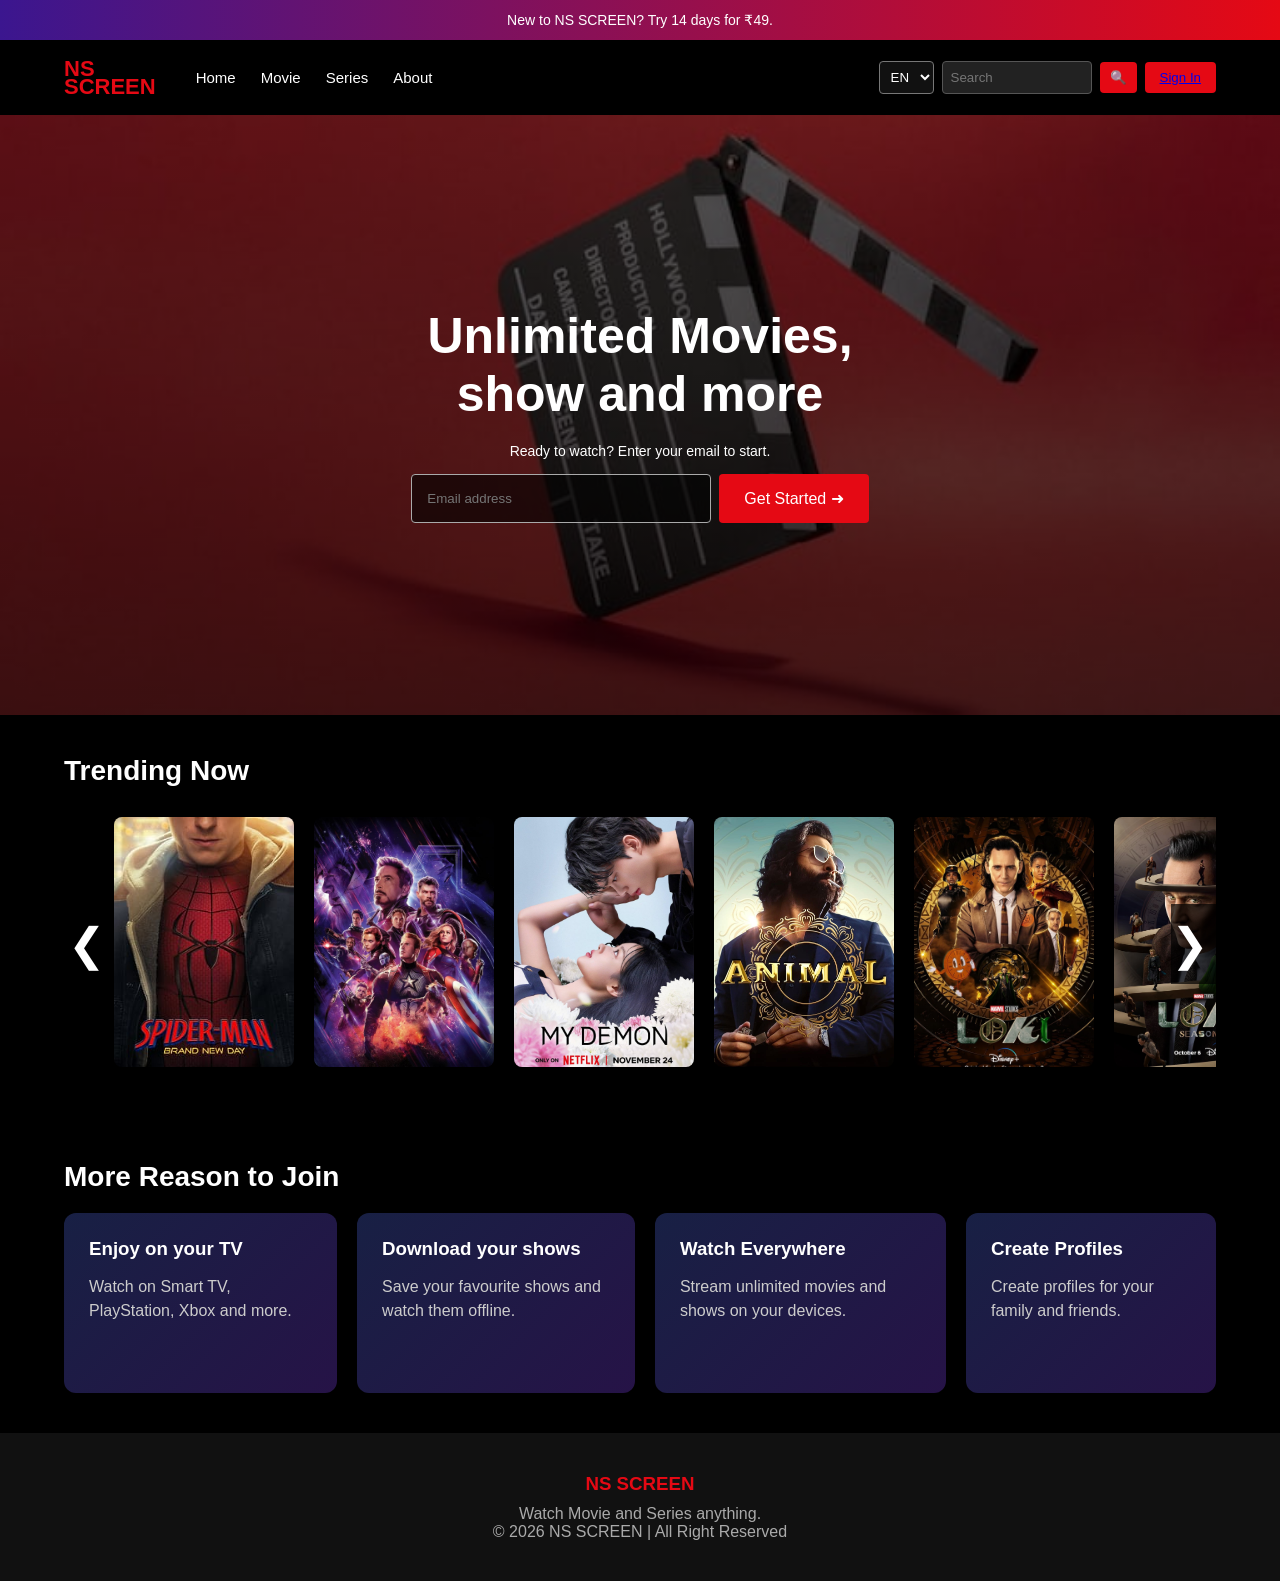
<file: index.html>
<!DOCTYPE html>
<html lang="en">
<head>
    <meta charset="UTF-8">
    <meta name="viewport" content="width=device-width, initial-scale=1.0">
    <title>Website</title>
    <link rel="stylesheet" href="styleNS.css">
</head>
<body>
    <!--TOP /oFFER BAR-->
    <div class="offer">
        New to NS SCREEN? Try 14 days for ₹49.
    </div>
    <!--NAVBAR-->
    <nav class="navbar">
        <!--LOGO-->
        <div class="logo">
            NS <br>
            SCREEN
        </div>
        <!--MENU-->
        <div class="links">
            <a href="#home">Home</a>
            <a href="#trending">Movie</a>
            <a href="#series">Series</a>
            <a href="#about">About</a>
        </div>
        <div class="right">
            <select>
                <option>EN</option>
                <option>हिंदी</option>
            </select>
            <!--SEARCH-->
            <input type="text" placeholder="Search">
            <button class="search-btn">🔍</button>
            <button class="sign"> <a href="sign.html">Sign In </a></button>
        </div>
    </nav>
    <!--HEROS SECTION-->
    <section class="hero" id="home">
        <div class="hero-content">
            <h1> Unlimited Movies, <br>
            show and more</h1>
            <p class="small">Ready to watch? Enter your email to start.</p>
            <div class="email-box">
                <input type="email" placeholder="Email address">
                <button>
                    Get Started ➜
                </button>
            </div>
        </div>
    </section>
    <!--TRENNDING SECTION-->
    <section class="section" id="trending">
        <h2>Trending Now</h2>
        <div class="movies-container">
            <!-- LEFT ARROW -->
            <button class="arrow left" onclick="moveLeft()">
                ❮
            </button>
            <!--MOVIES-->
            <div class="movies" id="movies">
                <div > <a href="movie1.html"><img src="img01.html.jpeg" alt="movie1"></a></div>
                <div > <a href="movies2.html"><img src="img02.html.jpeg" alt="movie2"></a></div>
                <div > <a href="movies3.html"><img src="img03.html.jpeg" alt="movie3"></a></div>
                <div > <a href="movies4.html"><img src="img04.html.jpeg" alt="movie4"></a></div>
                <div > <a href="movies5.html"><img src="img05.html.jpeg" alt="movie5"></a></div>
                <div > <a href="movies6.html"><img src="img06.html.jpeg" alt="movie6"></a></div>
                <div > <a href="movies7.html"><img src="img07.html.jpeg" alt="movie7"></a></div>
                <div > <a href="movies8.html"><img src="img08.html.jpeg" alt="movie8"></a></div>
                <div > <a href="movies9.html"><img src="img09.html.jpeg" alt="movie9"></a></div>
            </div>
            <!-- RIGHT ARROW -->
            <button class="arrow right" onclick="moveRight()">
                ❯
            </button>
        </div>
    </section>
    <!--MORE REASONS-->
    <section class="section" id="series">
        <h2>More Reason to Join</h2>
        <div class="cards">
            <div class="card">
                <h3>Enjoy on your TV</h3>
                <p>
                    Watch on Smart TV, PlayStation,
                    Xbox and more.
                </p>
            </div>
            <div class="card">
                <h3>Download your shows</h3>
                <p>
                    Save your favourite shows
                    and watch them offline.
                </p>
            </div>
            <div class="card">
                <h3>Watch Everywhere</h3>
                <p>
                    Stream unlimited movies and
                    shows on your devices.
                </p>
            </div>
            <div class="card">
                <h3>Create Profiles</h3>
                <p>
                    Create profiles for your
                    family and friends.
                </p>
            </div>
        </div>
    </section>
    <!--FOOTER-->
    <footer id="about ">
        <h3>NS SCREEN</h3>
        <P>Watch Movie and Series anything.</P>
        <p>© 2026 NS SCREEN | All Right Reserved</p>
    </footer>
    <!-- JAVASCRIPT -->
    <script>
        function moveLeft() {
            document.getElementById("movies").scrollBy({
                left: -500,
                behavior: "smooth"
            });
        }
        function moveRight() {
            document.getElementById("movies").scrollBy({
                left: 500,
                behavior: "smooth"
            });
        }
    </script>
</body>
</html>
</file>
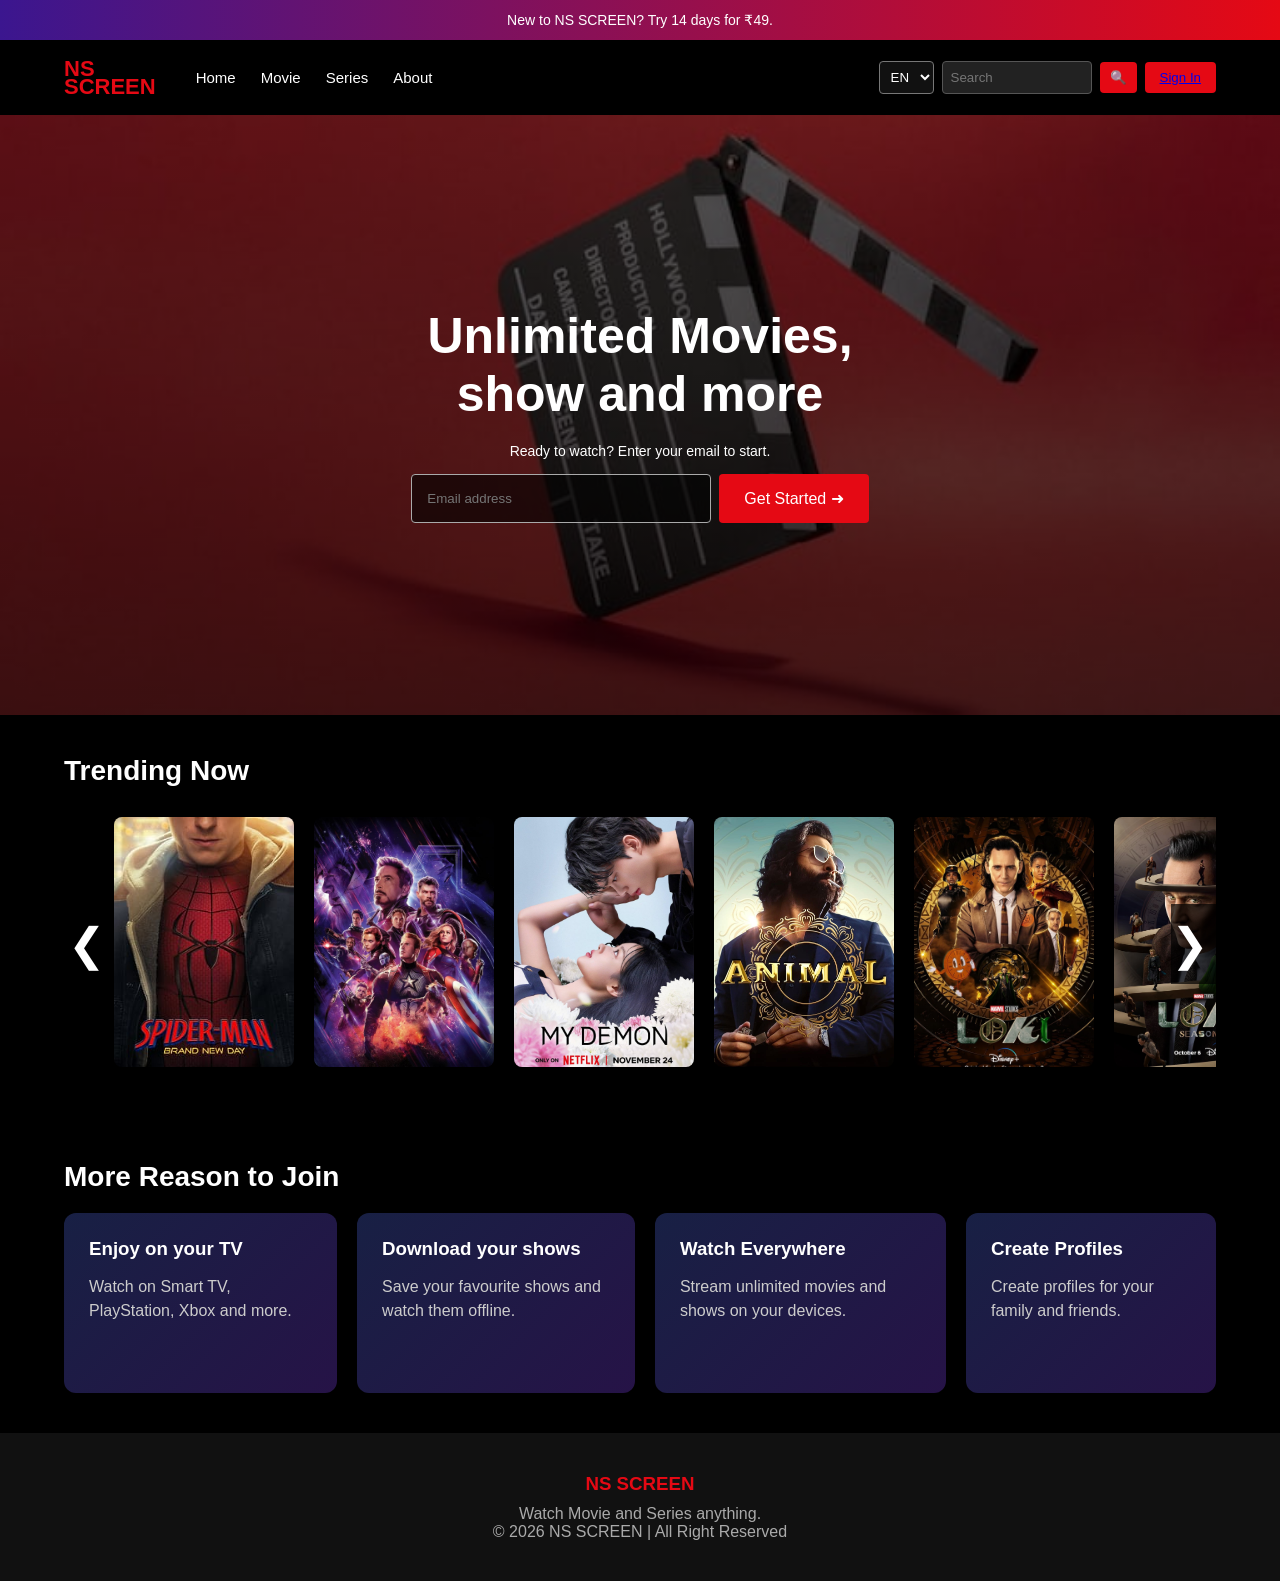
<file: index.html.html>
<!DOCTYPE html>
<html lang="en">
<head>
    <meta charset="UTF-8">
    <meta name="viewport" content="width=device-width, initial-scale=1.0">
    <title>Website</title>
    <link rel="stylesheet" href="styleNS.css">
</head>
<body>
    <!--TOP /oFFER BAR-->
    <div class="offer">
        New to NS SCREEN? Try 14 days for ₹49.
    </div>
    <!--NAVBAR-->
    <nav class="navbar">
        <!--LOGO-->
        <div class="logo">
            NS <br>
            SCREEN
        </div>
        <!--MENU-->
        <div class="links">
            <a href="#home">Home</a>
            <a href="#trending">Movie</a>
            <a href="#series">Series</a>
            <a href="#about">About</a>
        </div>
        <div class="right">
            <select>
                <option>EN</option>
                <option>हिंदी</option>
            </select>
            <!--SEARCH-->
            <input type="text" placeholder="Search">
            <button class="search-btn">🔍</button>
            <button class="sign"> <a href="sign.html">Sign In </a></button>
        </div>
    </nav>
    <!--HEROS SECTION-->
    <section class="hero" id="home">
        <div class="hero-content">
            <h1> Unlimited Movies, <br>
            show and more</h1>
            <p class="small">Ready to watch? Enter your email to start.</p>
            <div class="email-box">
                <input type="email" placeholder="Email address">
                <button>
                    Get Started ➜
                </button>
            </div>
        </div>
    </section>
    <!--TRENNDING SECTION-->
    <section class="section" id="trending">
        <h2>Trending Now</h2>
        <div class="movies-container">
            <!-- LEFT ARROW -->
            <button class="arrow left" onclick="moveLeft()">
                ❮
            </button>
            <!--MOVIES-->
            <div class="movies" id="movies">
                <div > <a href="movie1.html"><img src="img01.html.jpeg" alt="movie1"></a></div>
                <div > <a href="movies2.html"><img src="img02.html.jpeg" alt="movie2"></a></div>
                <div > <a href="movies3.html"><img src="img03.html.jpeg" alt="movie3"></a></div>
                <div > <a href="movies4.html"><img src="img04.html.jpeg" alt="movie4"></a></div>
                <div > <a href="movies5.html"><img src="img05.html.jpeg" alt="movie5"></a></div>
                <div > <a href="movies6.html"><img src="img06.html.jpeg" alt="movie6"></a></div>
                <div > <a href="movies7.html"><img src="img07.html.jpeg" alt="movie7"></a></div>
                <div > <a href="movies8.html"><img src="img08.html.jpeg" alt="movie8"></a></div>
                <div > <a href="movies9.html"><img src="img09.html.jpeg" alt="movie9"></a></div>
            </div>
            <!-- RIGHT ARROW -->
            <button class="arrow right" onclick="moveRight()">
                ❯
            </button>
        </div>
    </section>
    <!--MORE REASONS-->
    <section class="section" id="series">
        <h2>More Reason to Join</h2>
        <div class="cards">
            <div class="card">
                <h3>Enjoy on your TV</h3>
                <p>
                    Watch on Smart TV, PlayStation,
                    Xbox and more.
                </p>
            </div>
            <div class="card">
                <h3>Download your shows</h3>
                <p>
                    Save your favourite shows
                    and watch them offline.
                </p>
            </div>
            <div class="card">
                <h3>Watch Everywhere</h3>
                <p>
                    Stream unlimited movies and
                    shows on your devices.
                </p>
            </div>
            <div class="card">
                <h3>Create Profiles</h3>
                <p>
                    Create profiles for your
                    family and friends.
                </p>
            </div>
        </div>
    </section>
    <!--FOOTER-->
    <footer id="about ">
        <h3>NS SCREEN</h3>
        <P>Watch Movie and Series anything.</P>
        <p>© 2026 NS SCREEN | All Right Reserved</p>
    </footer>
    <!-- JAVASCRIPT -->
    <script>
        function moveLeft() {
            document.getElementById("movies").scrollBy({
                left: -500,
                behavior: "smooth"
            });
        }
        function moveRight() {
            document.getElementById("movies").scrollBy({
                left: 500,
                behavior: "smooth"
            });
        }
    </script>
</body>
</html>
</file>
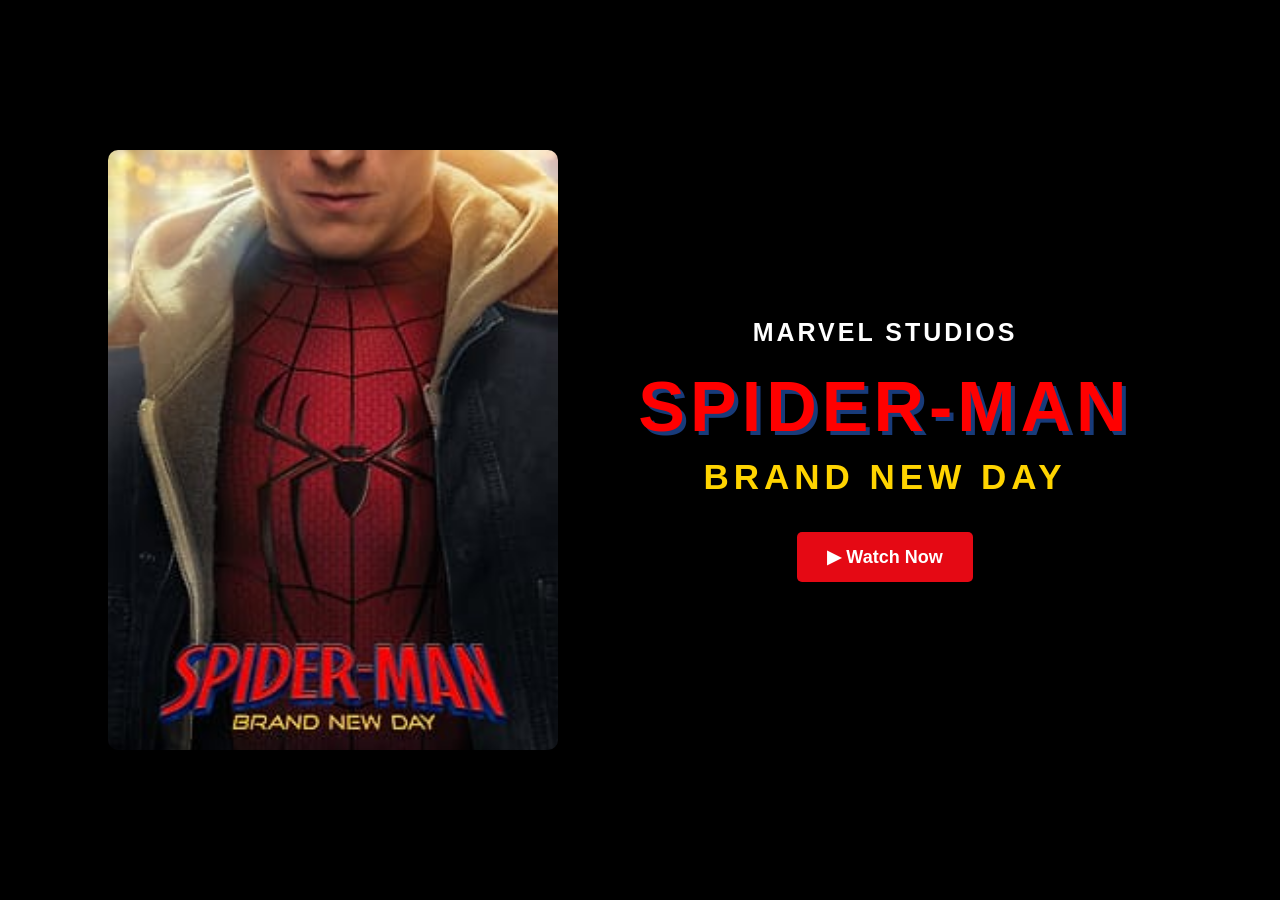
<file: movie1.html>
<!DOCTYPE html>
<html lang="en">
<head>
    <meta charset="UTF-8">
    <meta name="viewport" content="width=device-width, initial-scale=1.0">
    <title>Spider-Man</title>
    <style>
        * {
            margin: 0;
            padding: 0;
            box-sizing: border-box;
        }
        body {
            background: #000;
            color: white;
            font-family: Arial, sans-serif;
        }
        /* MAIN MOVIE */
        .movie {
            min-height: 100vh;
            display: flex;
            justify-content: center;
            align-items: center;
            gap: 40px;
            padding: 40px;
        }
        /* MOVIE IMAGE */
        .movie img {
            width: 450px;
            height: 600px;
            object-fit: cover;
            border-radius: 10px;
        }
        /* MOVIE LOGO / TEXT */
        .movie-logo {
            text-align: center;
            padding: 40px;
            max-width: 650px;
        }
        .studio {
            color: white;
            font-size: 25px;
            font-weight: bold;
            margin-bottom: 20px;
            letter-spacing: 3px;
        }
        .spiderman {
            color: red;
            font-size: 70px;
            font-weight: bold;
            letter-spacing: 5px;
            text-shadow: 4px 4px 0px #183b7a;
        }
        .brand {
            color: #ffd400;
            font-size: 35px;
            font-weight: bold;
            letter-spacing: 5px;
            margin-top: 10px;
        }
        /* BUTTON */
        .button {
            margin-top: 35px;
        }
        .button button {
            background: #e50914;
            color: white;
            border: none;
            padding: 14px 30px;
            font-size: 18px;
            font-weight: bold;
            border-radius: 5px;
            cursor: pointer;
        }
        .button button:hover {
            background: #ff1a25;
        }
        /* MOBILE */
        @media (max-width: 700px) {
            .movie {
                flex-direction: column;
                gap: 10px;
            }
            .movie img {
                width: 280px;
                height: 380px;
            }
            .spiderman {
                font-size: 40px;
            }
            .brand {
                font-size: 22px;
            }
            .studio {
                font-size: 18px;
            }
        }

    </style>
</head>
<body>
    <div class="movie">
        <!-- MOVIE IMAGE -->
        <img src="img01.html.jpeg" alt="Spider-Man">
        <!-- MOVIE INFORMATION -->
        <div class="movie-logo">
            <div class="studio">
                MARVEL STUDIOS
            </div>
            <div class="spiderman">
                SPIDER-MAN
            </div>
            <div class="brand">
                BRAND NEW DAY
            </div>
            <!-- WATCH BUTTON -->
            <div class="button">
                <button>▶ Watch Now</button>
            </div>
        </div>
    </div>
</body>
</html>
</file>
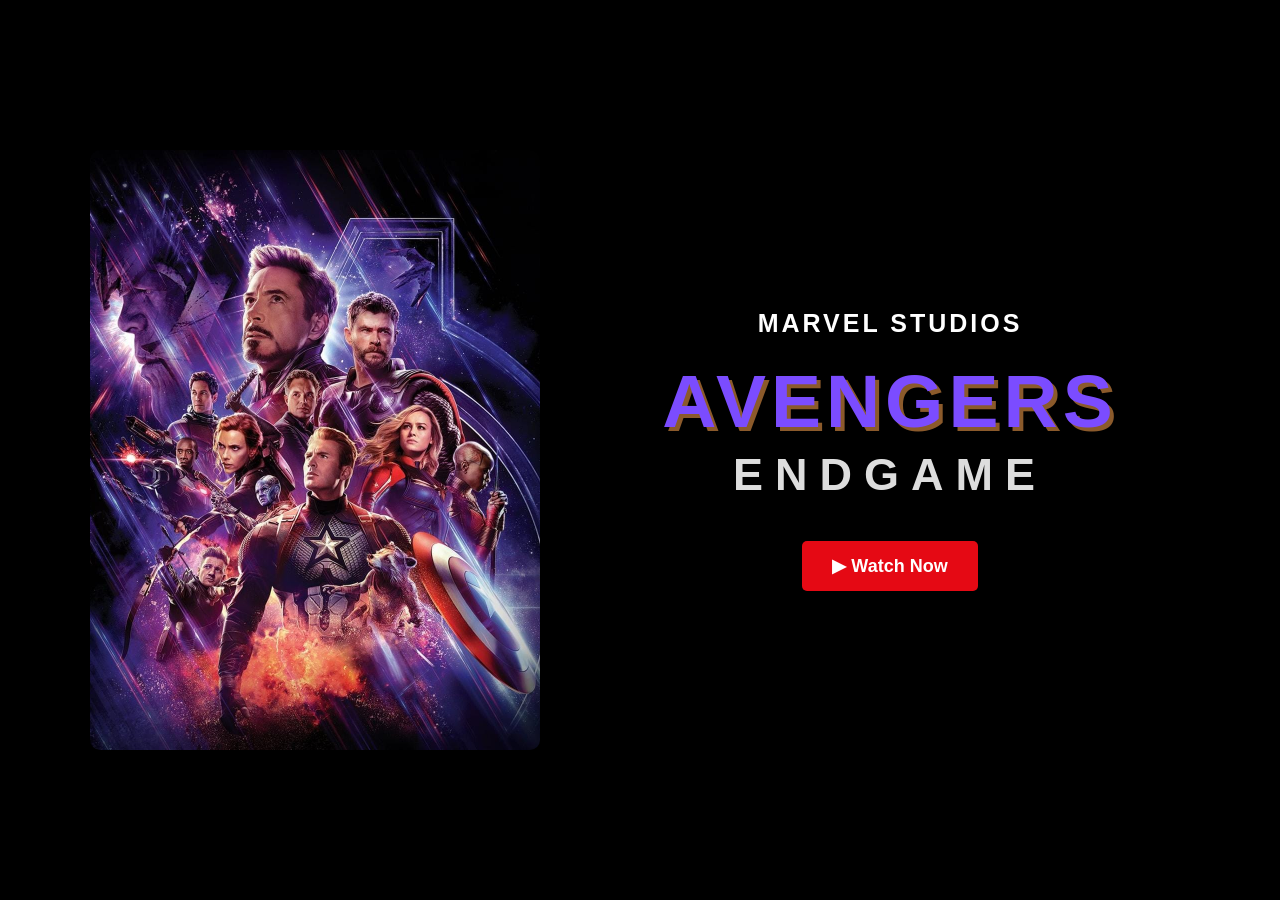
<file: movies2.html>
<!DOCTYPE html>
<html lang="en">
<head>
    <meta charset="UTF-8">
    <meta name="viewport" content="width=device-width, initial-scale=1.0">

    <title>Avengers Endgame</title>

    <style>
        * {
            margin: 0;
            padding: 0;
            box-sizing: border-box;
        }

        body {
            background: #000;
            color: white;
            font-family: Arial, sans-serif;
        }

        /* MAIN MOVIE */
        .movie {
            min-height: 100vh;
            display: flex;
            justify-content: center;
            align-items: center;
            gap: 50px;
            padding: 40px;
        }

        /* MOVIE IMAGE */
        .movie img {
            width: 450px;
            height: 600px;
            object-fit: cover;
            border-radius: 10px;
        }

        /* RIGHT SIDE */
        .movie-logo {
            text-align: center;
            width: 600px;
        }

        .studio {
            color: white;
            font-size: 25px;
            font-weight: bold;
            margin-bottom: 20px;
            letter-spacing: 3px;
        }

        .avengers {
            color: #7b4cff;
            font-size: 75px;
            font-weight: bold;
            letter-spacing: 5px;
            text-shadow: 4px 4px 0px #8b5a2b;
        }

        .endgame {
            color: #ddd;
            font-size: 45px;
            font-weight: bold;
            letter-spacing: 12px;
            margin-top: 5px;
        }

        /* WATCH BUTTON */
        .button {
            margin-top: 40px;
        }

        .button button {
            background: #e50914;
            color: white;
            border: none;
            padding: 14px 30px;
            font-size: 18px;
            font-weight: bold;
            border-radius: 5px;
            cursor: pointer;
        }

        .button button:hover {
            background: #ff1a25;
        }

        /* MOBILE */
        @media (max-width: 700px) {

            .movie {
                flex-direction: column;
                gap: 20px;
            }

            .movie img {
                width: 280px;
                height: 380px;
            }

            .movie-logo {
                width: 100%;
            }

            .avengers {
                font-size: 40px;
            }

            .endgame {
                font-size: 25px;
                letter-spacing: 6px;
            }

            .studio {
                font-size: 18px;
            }
        }
    </style>
</head>

<body>

    <div class="movie">

        <!-- LEFT: IMAGE -->
        <img src="img02.html.jpeg" alt="Avengers Endgame">

        <!-- RIGHT: MOVIE DETAILS -->
        <div class="movie-logo">

            <div class="studio">
                MARVEL STUDIOS
            </div>

            <div class="avengers">
                AVENGERS
            </div>

            <div class="endgame">
                ENDGAME
            </div>

            <div class="button">
                <button>▶ Watch Now</button>
            </div>

        </div>

    </div>

</body>
</html>
</file>
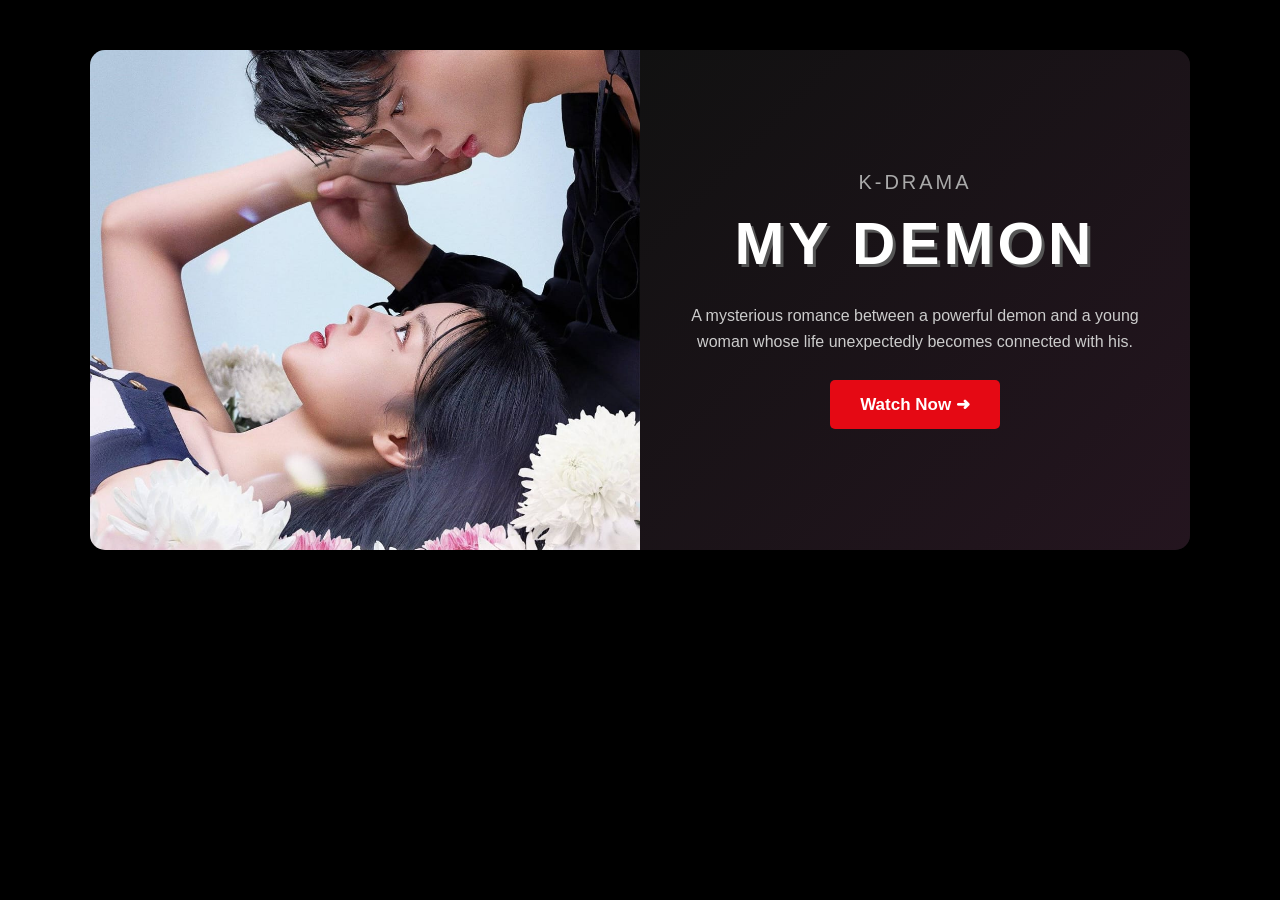
<file: movies3.html>
<!DOCTYPE html>
<html lang="en">
<head>
<meta charset="UTF-8">
<meta name="viewport" content="width=device-width, initial-scale=1.0">

<title>My Demon</title>

<style>

*{
    margin:0;
    padding:0;
    box-sizing:border-box;
}

body{
    background:#000;
    color:white;
    font-family:Arial,sans-serif;
}

/* MAIN BOX */
.movie{
    width:90%;
    max-width:1100px;
    min-height:500px;

    margin:50px auto;

    display:flex;
    align-items:stretch;

    background:#111;
    border-radius:15px;
    overflow:hidden;
}

/* MY DEMON IMAGE */
.movie img{
    width:50%;
    height:500px;

    object-fit:cover;
    object-position:center;
}

/* RIGHT SIDE */
.movie-content{
    width:50%;

    display:flex;
    flex-direction:column;
    justify-content:center;
    align-items:center;

    padding:40px;
    text-align:center;

    background:linear-gradient(
        135deg,
        #111,
        #24151f
    );
}

/* SMALL TITLE */
.studio{
    font-size:20px;
    color:#aaa;
    letter-spacing:3px;
    margin-bottom:15px;
}

/* MY DEMON */
.mydemon{
    font-size:60px;
    font-weight:bold;

    letter-spacing:4px;

    color:#fff;

    text-shadow:
        3px 3px 0px #555;
}

/* DESCRIPTION */
.description{
    color:#ccc;
    font-size:16px;
    line-height:1.6;

    margin:25px 0;

    max-width:450px;
}

/* WATCH BUTTON */
.watch-btn{
    background:#e50914;
    color:white;

    border:none;

    padding:14px 30px;

    font-size:17px;
    font-weight:bold;

    border-radius:5px;

    cursor:pointer;
}

.watch-btn:hover{
    background:#ff3030;
    transform:scale(1.05);
}


/* MOBILE */
@media(max-width:700px){

    .movie{
        width:95%;
        flex-direction:column;
    }

    .movie img{
        width:100%;
        height:450px;
    }

    .movie-content{
        width:100%;
        padding:35px 20px;
    }

    .mydemon{
        font-size:40px;
    }

}

</style>
</head>

<body>

<div class="movie">

    <!-- LEFT IMAGE -->
    <img src="img03.html.jpeg" alt="My Demon">

    <!-- RIGHT INFORMATION -->
    <div class="movie-content">

        <div class="studio">
            K-DRAMA
        </div>

        <div class="mydemon">
            MY DEMON
        </div>

        <p class="description">
            A mysterious romance between a powerful
            demon and a young woman whose life
            unexpectedly becomes connected with his.
        </p>

        <button class="watch-btn">
            Watch Now ➜
        </button>

    </div>

</div>

</body>
</html>
</file>
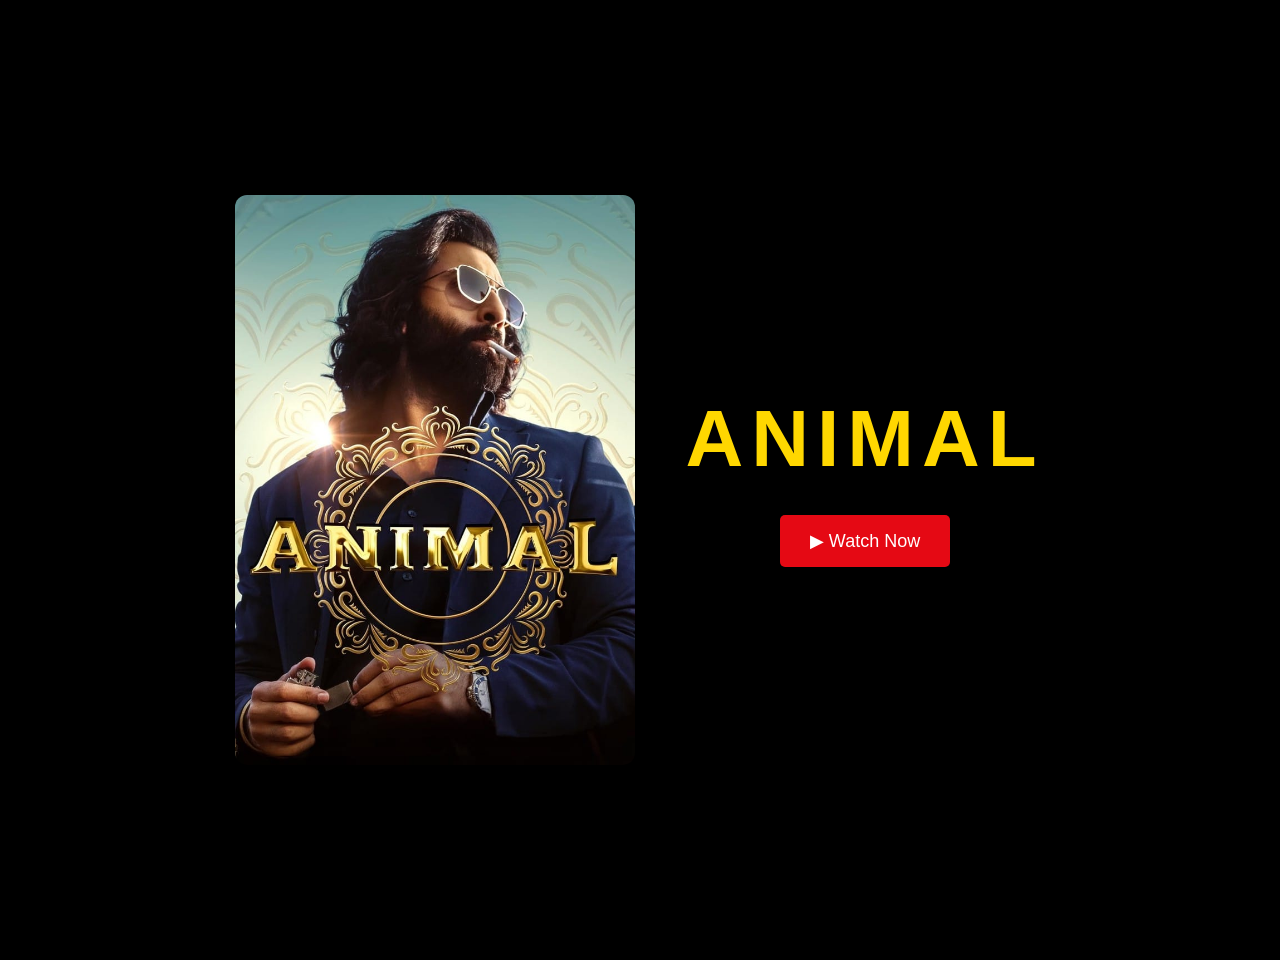
<file: movies4.html>
<!DOCTYPE html>
<html>
<head>
    <title>Animal</title>

    <style>
        body {
            margin: 0;
            background: black;
            color: white;
            font-family: Arial, sans-serif;
        }

        .movie {
            min-height: 100vh;
            display: flex;
            align-items: center;
            justify-content: center;
            gap: 50px;
            padding: 30px;
        }

        .movie img {
            width: 400px;
            border-radius: 12px;
        }

        .movie-info {
            text-align: center;
        }

        .title {
            color: #ffd700;
            font-size: 80px;
            font-weight: bold;
            letter-spacing: 8px;
        }

        .watch {
            margin-top: 30px;
            padding: 15px 30px;
            background: #e50914;
            color: white;
            border: none;
            border-radius: 5px;
            font-size: 18px;
            cursor: pointer;
        }

        .watch:hover {
            background: #ff1a1a;
        }
    </style>
</head>

<body>

<div class="movie">

    <img src="img04.html.jpeg" alt="Animal">

    <div class="movie-info">

        <div class="title">
            ANIMAL
        </div>

        <button class="watch">
            ▶ Watch Now
        </button>

    </div>

</div>

</body>
</html>
</file>
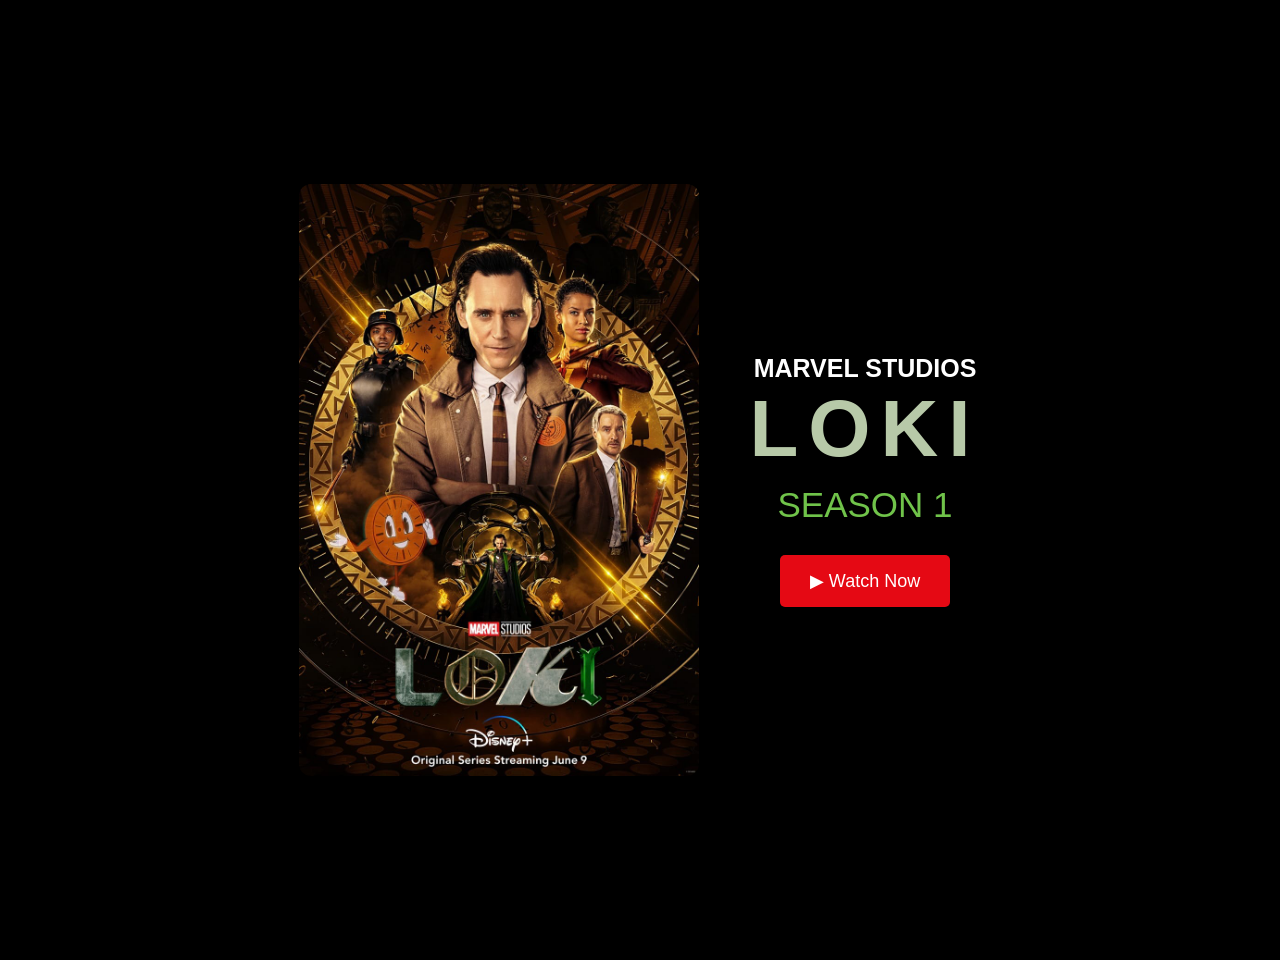
<file: movies5.html>
<!DOCTYPE html>
<html>
<head>
    <title>Loki Season 1</title>

    <style>
        body {
            margin: 0;
            background: black;
            color: white;
            font-family: Arial, sans-serif;
        }

        .movie {
            min-height: 100vh;
            display: flex;
            align-items: center;
            justify-content: center;
            gap: 50px;
            padding: 30px;
        }

        .movie img {
            width: 400px;
            border-radius: 12px;
        }

        .movie-info {
            text-align: center;
        }

        .studio {
            font-size: 25px;
            color: white;
            font-weight: bold;
        }

        .title {
            font-size: 80px;
            color: #b7c9a8;
            font-weight: bold;
            letter-spacing: 10px;
        }

        .season {
            font-size: 35px;
            color: #70c34a;
            margin-top: 10px;
        }

        .watch {
            margin-top: 30px;
            padding: 15px 30px;
            background: #e50914;
            color: white;
            border: none;
            border-radius: 5px;
            font-size: 18px;
        }
    </style>
</head>

<body>

<div class="movie">

    <img src="img05.html.jpeg" alt="Loki Season 1">

    <div class="movie-info">

        <div class="studio">
            MARVEL STUDIOS
        </div>

        <div class="title">
            LOKI
        </div>

        <div class="season">
            SEASON 1
        </div>

        <button class="watch">
            ▶ Watch Now
        </button>

    </div>

</div>

</body>
</html>
</file>
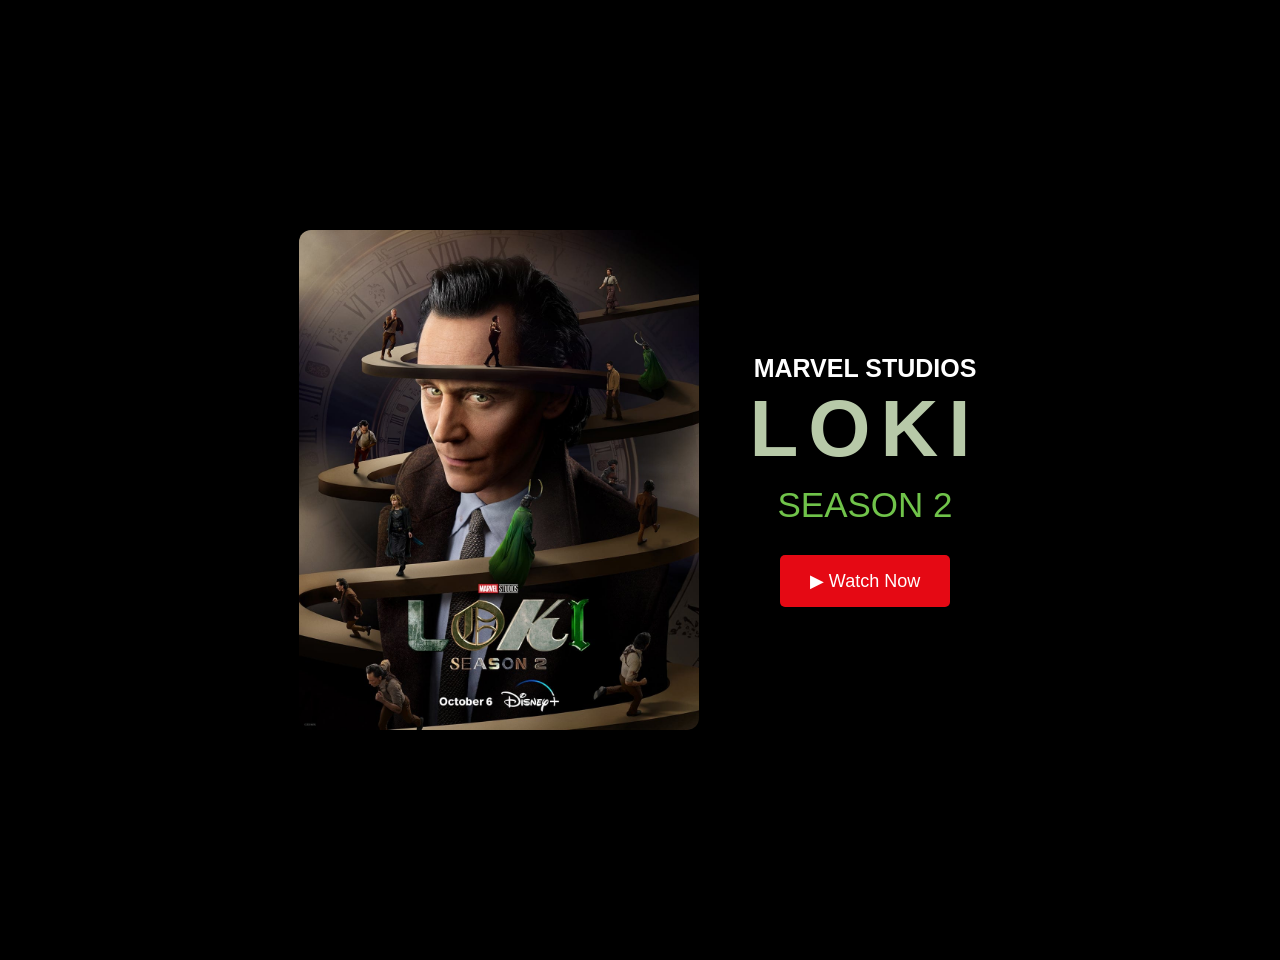
<file: movies6.html>
<!DOCTYPE html>
<html>
<head>
    <title>Loki Season 2</title>

    <style>
        body {
            margin: 0;
            background: black;
            color: white;
            font-family: Arial, sans-serif;
        }

        .movie {
            min-height: 100vh;
            display: flex;
            align-items: center;
            justify-content: center;
            gap: 50px;
            padding: 30px;
        }

        .movie img {
            width: 400px;
            border-radius: 12px;
        }

        .movie-info {
            text-align: center;
        }

        .studio {
            font-size: 25px;
            font-weight: bold;
        }

        .title {
            font-size: 80px;
            color: #b7c9a8;
            font-weight: bold;
            letter-spacing: 10px;
        }

        .season {
            font-size: 35px;
            color: #70c34a;
            margin-top: 10px;
        }

        .watch {
            margin-top: 30px;
            padding: 15px 30px;
            background: #e50914;
            color: white;
            border: none;
            border-radius: 5px;
            font-size: 18px;
        }
    </style>
</head>

<body>

<div class="movie">

    <img src="img06.html.jpeg" alt="Loki Season 2">

    <div class="movie-info">

        <div class="studio">
            MARVEL STUDIOS
        </div>

        <div class="title">
            LOKI
        </div>

        <div class="season">
            SEASON 2
        </div>

        <button class="watch">
            ▶ Watch Now
        </button>

    </div>

</div>

</body>
</html>
</file>
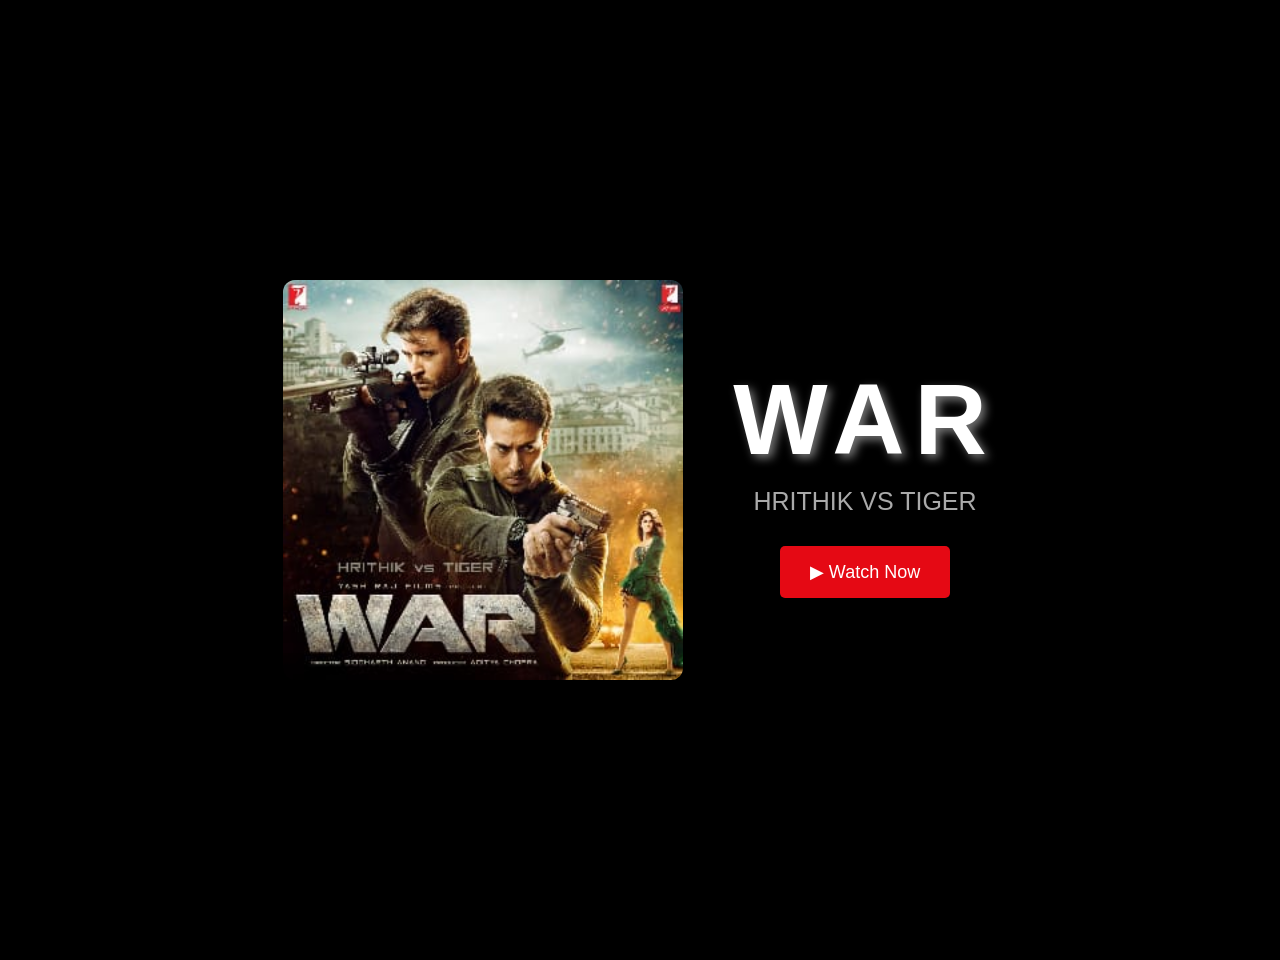
<file: movies7.html>
<!DOCTYPE html>
<html>
<head>
    <title>War</title>

    <style>
        body {
            margin: 0;
            background: black;
            color: white;
            font-family: Arial, sans-serif;
        }

        .movie {
            min-height: 100vh;
            display: flex;
            align-items: center;
            justify-content: center;
            gap: 50px;
            padding: 30px;
        }

        .movie img {
            width: 400px;
            border-radius: 12px;
        }

        .movie-info {
            text-align: center;
        }

        .title {
            font-size: 100px;
            color: white;
            font-weight: bold;
            letter-spacing: 10px;
            text-shadow: 4px 4px 10px #777;
        }

        .subtitle {
            font-size: 25px;
            color: #aaa;
            margin-top: 10px;
        }

        .watch {
            margin-top: 30px;
            padding: 15px 30px;
            background: #e50914;
            color: white;
            border: none;
            border-radius: 5px;
            font-size: 18px;
        }
    </style>
</head>

<body>

<div class="movie">

    <img src="img07.html.jpeg" alt="War">

    <div class="movie-info">

        <div class="title">
            WAR
        </div>

        <div class="subtitle">
            HRITHIK VS TIGER
        </div>

        <button class="watch">
            ▶ Watch Now
        </button>

    </div>
</div>
</body>
</html>
</file>
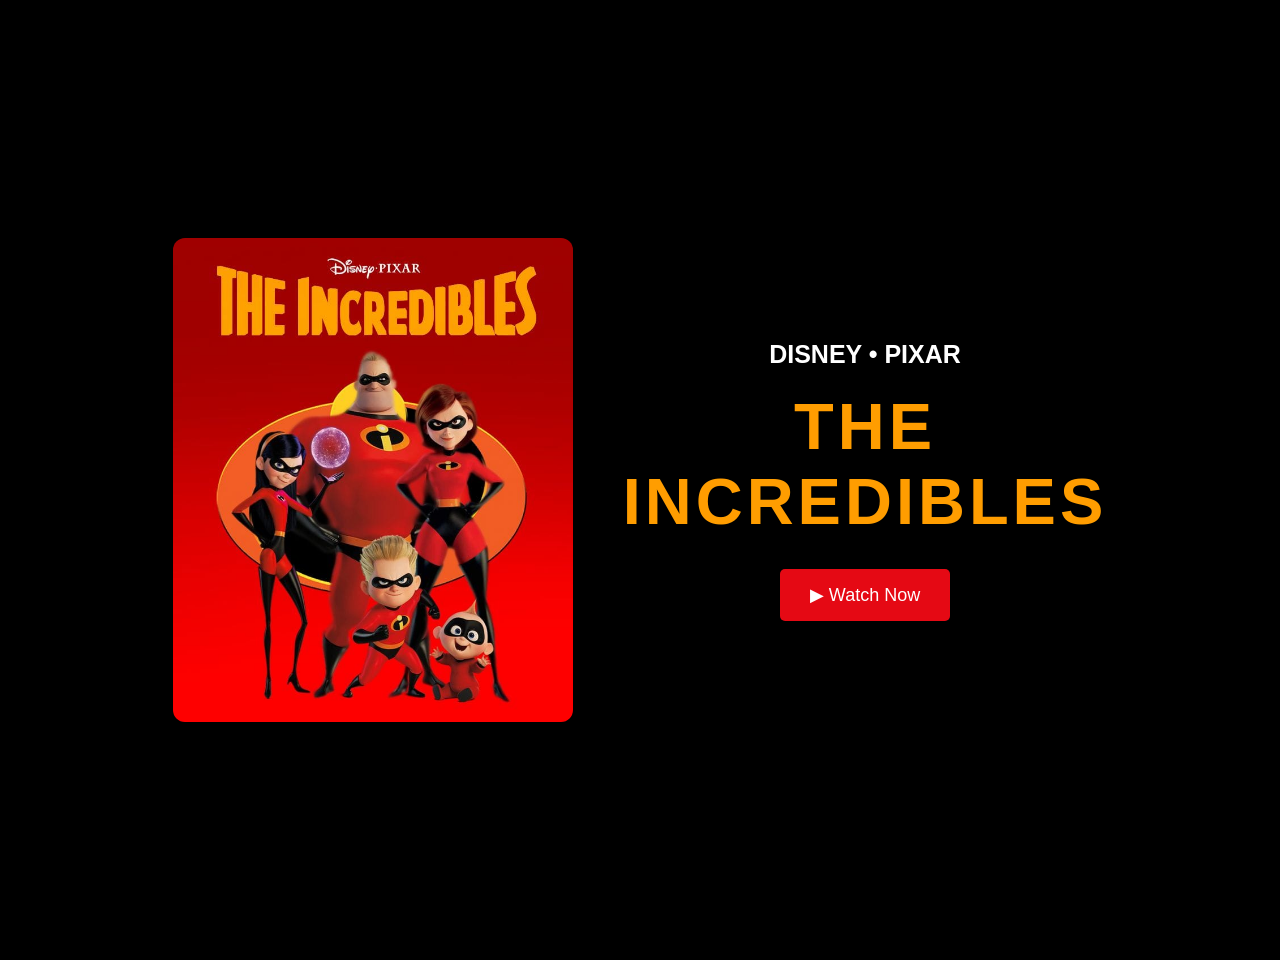
<file: movies8.html>
<!DOCTYPE html>
<html>
<head>
    <title>The Incredibles</title>
    <style>
        body {
            margin: 0;
            background: black;
            color: white;
            font-family: Arial, sans-serif;
        }
        .movie {
            min-height: 100vh;
            display: flex;
            align-items: center;
            justify-content: center;
            gap: 50px;
            padding: 30px;
        }
        .movie img {
            width: 400px;
            border-radius: 12px;
        }
        .movie-info {
            text-align: center;
        }
        .studio {
            color: white;
            font-size: 25px;
            font-weight: bold;
        }
        .title {
            color: #ff9d00;
            font-size: 65px;
            font-weight: bold;
            letter-spacing: 4px;
            margin-top: 20px;
        }
        .watch {
            margin-top: 30px;
            padding: 15px 30px;
            background: #e50914;
            color: white;
            border: none;
            border-radius: 5px;
            font-size: 18px;
        }
    </style>
</head>
<body>
<div class="movie">
    <img src="img08.html.jpeg" alt="The Incredibles">
    <div class="movie-info">
        <div class="studio">
            DISNEY • PIXAR
        </div>
        <div class="title">
            THE<br>
            INCREDIBLES
        </div>
        <button class="watch">
            ▶ Watch Now
        </button>
    </div>
</div>
</body>
</html>
</file>
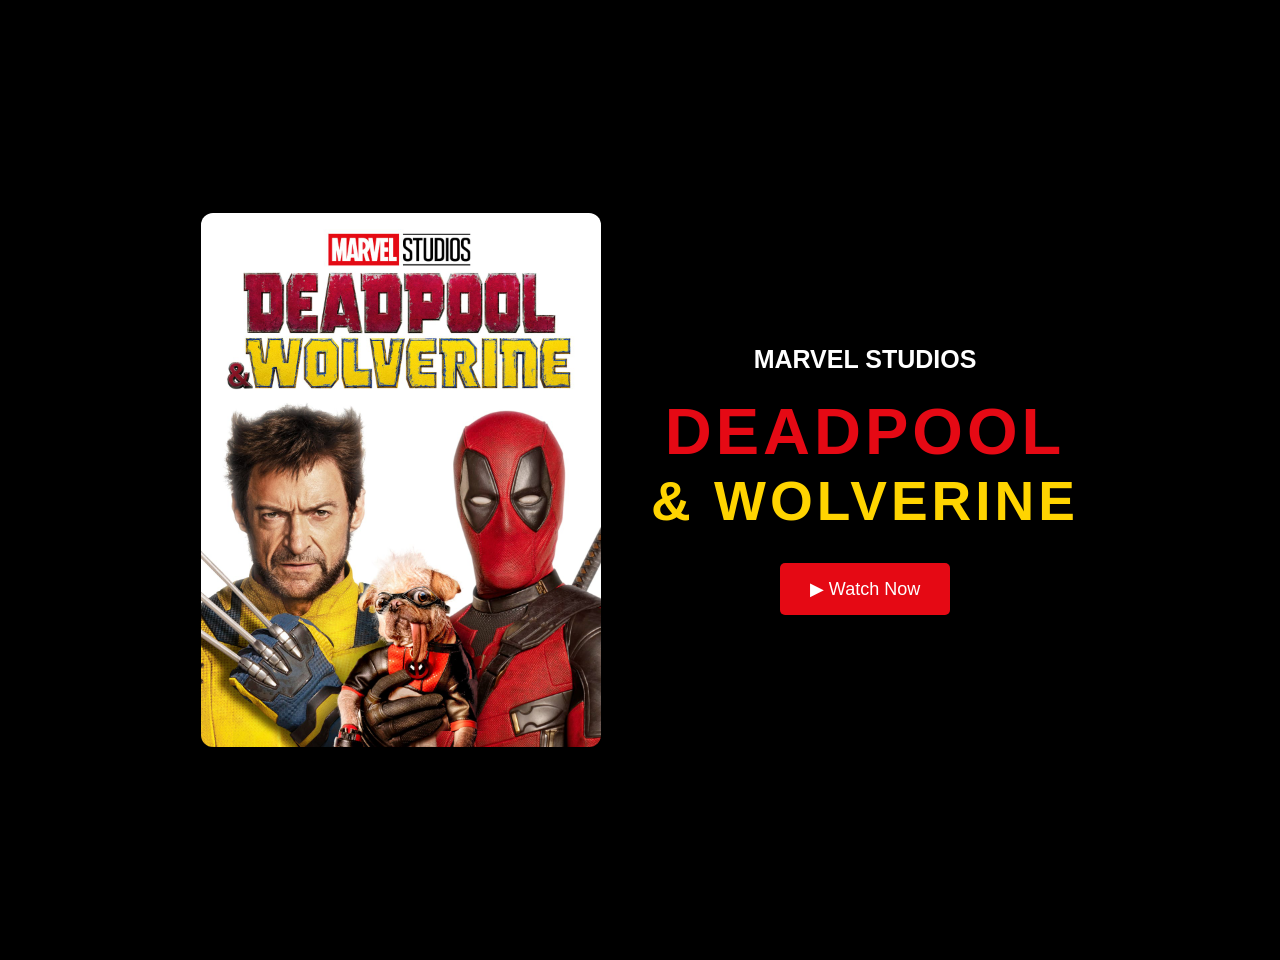
<file: movies9.html>
<!DOCTYPE html>
<html>
<head>
    <title>Deadpool & Wolverine</title>
    <style>
        body {
            margin: 0;
            background: black;
            color: white;
            font-family: Arial, sans-serif;
        }
        .movie {
            min-height: 100vh;
            display: flex;
            align-items: center;
            justify-content: center;
            gap: 50px;
            padding: 30px;
        }
        .movie img {
            width: 400px;
            border-radius: 12px;
        }
        .movie-info {
            text-align: center;
        }
        .studio {
            font-size: 25px;
            font-weight: bold;
            margin-bottom: 20px;
        }
        .deadpool {
            color: #e50914;
            font-size: 65px;
            font-weight: bold;
            letter-spacing: 4px;
        }
        .wolverine {
            color: #ffd400;
            font-size: 55px;
            font-weight: bold;
            letter-spacing: 4px;
        }
        .watch {
            margin-top: 30px;
            padding: 15px 30px;
            background: #e50914;
            color: white;
            border: none;
            border-radius: 5px;
            font-size: 18px;
        }
    </style>
</head>
<body>
<div class="movie">
    <img src="img09.html.jpeg" alt="Deadpool and Wolverine">
    <div class="movie-info">
        <div class="studio">
            MARVEL STUDIOS
        </div>
        <div class="deadpool">
            DEADPOOL
        </div>
        <div class="wolverine">
            & WOLVERINE
        </div>
        <button class="watch">
            ▶ Watch Now
        </button>
    </div>
</div>
</body>
</html>
</file>
<file: styleNS.css>
* {
    margin: 0;
    padding: 0;
    box-sizing: border-box;
}
body {
    background: #000;
    color: white;
    font-family: Arial, sans-serif;
}
/* OFFER BAR */
.offer {
    height: 40px;
    background: linear-gradient(
        90deg,
        #3b168f,
        #e50914
    );
    display: flex;
    justify-content: center;
    align-items: center;
    font-size: 14px;
}
/* NAVBAR */
.navbar {
    height: 75px;
    display: flex;
    align-items: center;
    padding: 10px 5%;
    background: #000;
    position: sticky;
    top: 0;
    z-index: 100;
}
/* LOGO */
html{
    scroll-behavior: smooth;
}
.logo {
    color: #e50914;
    font-size: 22px;
    font-weight: bold;
    line-height: 18px;
    margin-right: 40px;
}
/* NAV LINKS */
.links {
    display: flex;
    gap: 25px;
}
.links a {
    color: white;
    text-decoration: none;
    font-size: 15px;
}
.links a:hover {
    color: #e50914;
}
/* RIGHT SIDE */
.right {
    margin-left: auto;
    display: flex;
    align-items: center;
    gap: 8px;
}
/* LANGUAGE */
select {
    background: #111;
    color: white;
    border: 1px solid #777;
    padding: 7px;
    border-radius: 4px;
}
/* SEARCH */
.right input {
    width: 150px;
    padding: 8px;
    background: #222;
    color: white;
    border: 1px solid #555;
    border-radius: 4px;
}
.search-btn {
    padding: 8px 10px;
    background: #e50914;
    color: white;
    border: none;
    border-radius: 4px;
}
/* SIGN IN */
.sign {
    background: #e50914;
    color: white ;
    border: none;
    padding: 8px 15px;
    border-radius: 4px;
    cursor: pointer;
}
/* HERO */
.hero {
    height: 600px;
    background-image:
        linear-gradient(
            rgba(0,0,0,0.55),
            rgba(0,0,0,0.75)
        ),
        url("img1.html.jpeg");
    background-size: cover;
    background-position: center;
    background-repeat: no-repeat;
    display: flex;
    justify-content: center;
    align-items: center;
    text-align: center;
}
/* HERO CONTENT */
.hero-content h1 {
    font-size: 50px;
    margin-bottom: 20px;
}
.hero-content p {
    font-size: 20px;
    margin-bottom: 15px;
}
.hero-content .small {
    font-size: 14px;
}
/* EMAIL */
.email-box {
    display: flex;
    justify-content: center;
    gap: 8px;
    margin-top: 15px;
}
.email-box input {
    width: 300px;
    padding: 15px;
    background: rgba(0,0,0,0.6);
    color: white;
    border: 1px solid #aaa;
    border-radius: 4px;
}
.email-box button {
    background: #e50914;
    color: white;
    border: none;
    padding: 15px 25px;
    font-size: 16px;
    border-radius: 4px;
    cursor: pointer;
}
/* SECTION */
.section {
    padding: 40px 5%;
}
.section h2 {
    font-size: 28px;
    margin-bottom: 20px;
}
/* MOVIE CONTAINER */
.movies-container {
    position: relative;
    display: flex;
    align-items: center;
}
/* MOVIE ROW */
.movies {
    display: flex;
    gap: 20px;
    overflow-x: auto;
    scroll-behavior: smooth;
    scrollbar-width: none;
    padding: 10px 50px;
}
.movies::-webkit-scrollbar {
    display: none;
}
/* MOVIE IMAGE */
.movies img {
    width: 180px;
    height: 250px;
    object-fit: cover;
    border-radius: 8px;
    flex-shrink: 0;
    transition: transform 0.3s;
}
.movies img:hover {
    transform: scale(1.05);
}
/*ARROWS*/
.arrow{
    position: absolute;
    top: 50%;
    transform: translateY(-50%);

    z-index: 5;

    width: 45px;
    height: 80px;

    border: none;
    background: rgba(0,0,0,0.7);

    color: white;
    font-size: 45px;

    cursor: pointer;
}
.left{
    left: 0;
}

.right{
    right: 0;
}
/* CARDS */
.cards {
    display: flex;
    gap: 20px;
    overflow-x: auto;
}
.card {
    background: linear-gradient(
        135deg,
        #182044,
        #261347
    );
    padding: 25px;
    min-width: 250px;
    min-height: 180px;
    border-radius: 12px;
}
.card h3 {
    margin-bottom: 15px;
}
.card p {
    color: #ccc;
    line-height: 1.5;
}
/* FOOTER */
footer {

    text-align: center;
    padding: 40px;
    background: #111;
    color: #aaa;
}
footer h3 {
    color: #e50914;
    margin-bottom: 10px;
}
/* MOBILE */
@media (max-width: 700px) {
    .links {
        display: none;
    }
    .right input {
        display: none;
    }
    .hero {
        height: 500px;
    }
    .hero-content h1 {
        font-size: 35px;
    }
    .hero-content p {
        font-size: 16px;
    }
    .email-box {
        flex-direction: column;
        align-items: center;
    }
    .email-box input {
        width: 280px;
    }
}
</file>
